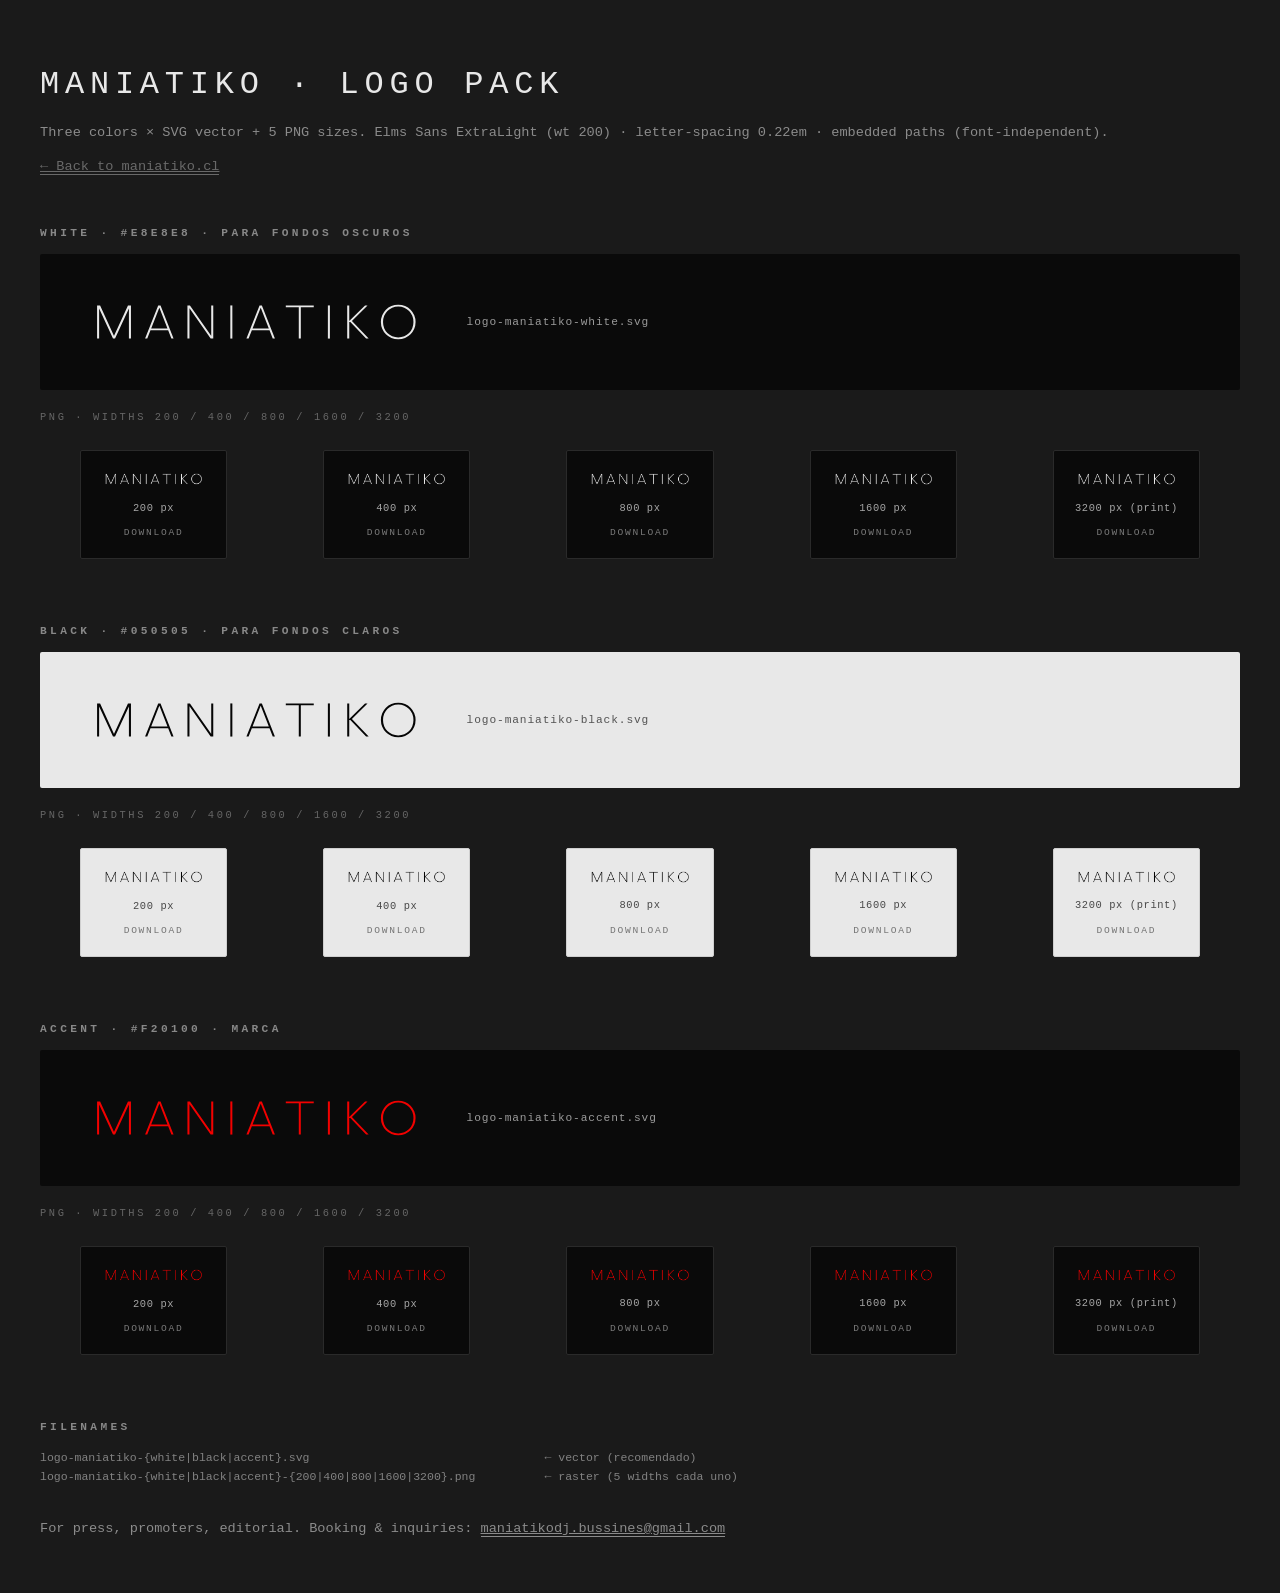
<file: public/img/logos-preview.html>
<!doctype html>
<html lang="en">
<head>
<meta charset="utf-8">
<meta name="viewport" content="width=device-width, initial-scale=1.0">
<title>Maniatiko · Logo Pack</title>
<meta name="description" content="Maniatiko logo pack — white, black, accent variants in SVG and PNG. Brand assets for press, promoters and editorial.">
<link rel="canonical" href="https://maniatiko.cl/img/logos-preview.html">
<meta name="theme-color" content="#1a1a1a">
<style>
  :root { color-scheme: dark; }
  body { background:#1a1a1a; color:#e8e8e8; font-family: ui-monospace, "SF Mono", monospace; padding:2rem; line-height:1.5; }
  h1 { font-weight:200; letter-spacing:.18em; text-transform:uppercase; margin-bottom:.5rem; }
  h2 { font-size:.7rem; letter-spacing:.3em; text-transform:uppercase; color:#888; margin-top:3rem; margin-bottom:.75rem; }
  h3 { font-size:.65rem; letter-spacing:.25em; text-transform:uppercase; color:#666; margin-top:1.25rem; margin-bottom:.5rem; font-weight:400; }
  .sub { opacity:.55; font-size:.85rem; }
  .row { display:flex; align-items:center; gap:1.5rem; padding:1.75rem; border-radius:2px; margin-bottom:.5rem; }
  .row.on-dark   { background:#0a0a0a; }
  .row.on-light  { background:#e8e8e8; color:#050505; }
  .row.on-accent { background:#0a0a0a; }
  .row img { max-height:80px; }
  .row .label { font-size:.7rem; opacity:.65; letter-spacing:.08em; white-space:nowrap; }

  .png-grid { display:grid; grid-template-columns: repeat(auto-fit, minmax(180px, 1fr)); gap:1rem; margin-top:.5rem; }
  .png-grid figure {
    background:#0a0a0a;
    border:1px solid #2a2a2a;
    border-radius:2px;
    padding:1rem;
    display:flex;
    flex-direction:column;
    align-items:center;
    gap:.6rem;
    text-decoration:none;
    color:inherit;
    transition: border-color .15s;
  }
  .png-grid figure:hover { border-color:#f20100; }
  .png-grid.on-light figure { background:#e8e8e8; border-color:#cfcfcf; color:#050505; }
  .png-grid img { max-width:100%; height:auto; }
  .png-grid figcaption { font-size:.65rem; letter-spacing:.06em; opacity:.7; }
  .png-grid a.download {
    font-size:.6rem; letter-spacing:.18em; text-transform:uppercase; opacity:.5;
    border-bottom:1px solid transparent; padding-bottom:1px;
    color:inherit; text-decoration:none;
  }
  .png-grid a.download:hover { opacity:1; color:#f20100; border-color:#f20100; }
</style>
</head>
<body>
  <h1>Maniatiko · Logo Pack</h1>
  <p class="sub">Three colors × SVG vector + 5 PNG sizes. Elms Sans ExtraLight (wt 200) · letter-spacing 0.22em · embedded paths (font-independent).</p>
  <p class="sub" style="margin-top:.5rem;"><a href="/" style="color:inherit; border-bottom:1px solid currentColor; opacity:.7;">← Back to maniatiko.cl</a></p>

  <!-- =========================================================== WHITE =========================================================== -->
  <h2>White · #e8e8e8 · para fondos oscuros</h2>
  <div class="row on-dark">
    <img src="logo-maniatiko-white.svg" alt="">
    <span class="label">logo-maniatiko-white.svg</span>
  </div>
  <h3>PNG · widths 200 / 400 / 800 / 1600 / 3200</h3>
  <div class="png-grid">
    <figure><img src="logo-maniatiko-white-200.png"  alt=""><figcaption>200 px</figcaption>  <a class="download" href="logo-maniatiko-white-200.png"  download>download</a></figure>
    <figure><img src="logo-maniatiko-white-400.png"  alt=""><figcaption>400 px</figcaption>  <a class="download" href="logo-maniatiko-white-400.png"  download>download</a></figure>
    <figure><img src="logo-maniatiko-white-800.png"  alt=""><figcaption>800 px</figcaption>  <a class="download" href="logo-maniatiko-white-800.png"  download>download</a></figure>
    <figure><img src="logo-maniatiko-white-1600.png" alt=""><figcaption>1600 px</figcaption> <a class="download" href="logo-maniatiko-white-1600.png" download>download</a></figure>
    <figure><img src="logo-maniatiko-white-3200.png" alt=""><figcaption>3200 px (print)</figcaption><a class="download" href="logo-maniatiko-white-3200.png" download>download</a></figure>
  </div>

  <!-- =========================================================== BLACK =========================================================== -->
  <h2>Black · #050505 · para fondos claros</h2>
  <div class="row on-light">
    <img src="logo-maniatiko-black.svg" alt="">
    <span class="label">logo-maniatiko-black.svg</span>
  </div>
  <h3>PNG · widths 200 / 400 / 800 / 1600 / 3200</h3>
  <div class="png-grid on-light">
    <figure><img src="logo-maniatiko-black-200.png"  alt=""><figcaption>200 px</figcaption>  <a class="download" href="logo-maniatiko-black-200.png"  download>download</a></figure>
    <figure><img src="logo-maniatiko-black-400.png"  alt=""><figcaption>400 px</figcaption>  <a class="download" href="logo-maniatiko-black-400.png"  download>download</a></figure>
    <figure><img src="logo-maniatiko-black-800.png"  alt=""><figcaption>800 px</figcaption>  <a class="download" href="logo-maniatiko-black-800.png"  download>download</a></figure>
    <figure><img src="logo-maniatiko-black-1600.png" alt=""><figcaption>1600 px</figcaption> <a class="download" href="logo-maniatiko-black-1600.png" download>download</a></figure>
    <figure><img src="logo-maniatiko-black-3200.png" alt=""><figcaption>3200 px (print)</figcaption><a class="download" href="logo-maniatiko-black-3200.png" download>download</a></figure>
  </div>

  <!-- =========================================================== ACCENT =========================================================== -->
  <h2>Accent · #f20100 · marca</h2>
  <div class="row on-accent">
    <img src="logo-maniatiko-accent.svg" alt="">
    <span class="label">logo-maniatiko-accent.svg</span>
  </div>
  <h3>PNG · widths 200 / 400 / 800 / 1600 / 3200</h3>
  <div class="png-grid">
    <figure><img src="logo-maniatiko-accent-200.png"  alt=""><figcaption>200 px</figcaption>  <a class="download" href="logo-maniatiko-accent-200.png"  download>download</a></figure>
    <figure><img src="logo-maniatiko-accent-400.png"  alt=""><figcaption>400 px</figcaption>  <a class="download" href="logo-maniatiko-accent-400.png"  download>download</a></figure>
    <figure><img src="logo-maniatiko-accent-800.png"  alt=""><figcaption>800 px</figcaption>  <a class="download" href="logo-maniatiko-accent-800.png"  download>download</a></figure>
    <figure><img src="logo-maniatiko-accent-1600.png" alt=""><figcaption>1600 px</figcaption> <a class="download" href="logo-maniatiko-accent-1600.png" download>download</a></figure>
    <figure><img src="logo-maniatiko-accent-3200.png" alt=""><figcaption>3200 px (print)</figcaption><a class="download" href="logo-maniatiko-accent-3200.png" download>download</a></figure>
  </div>

  <h2>Filenames</h2>
  <pre style="font-size:.72rem; opacity:.5; line-height:1.7;">
logo-maniatiko-{white|black|accent}.svg                                  ← vector (recomendado)
logo-maniatiko-{white|black|accent}-{200|400|800|1600|3200}.png          ← raster (5 widths cada uno)</pre>

  <p class="sub" style="margin-top:2rem;">For press, promoters, editorial. Booking & inquiries: <a href="mailto:maniatikodj.bussines@gmail.com" style="color:inherit; border-bottom:1px solid currentColor;">maniatikodj.bussines@gmail.com</a></p>
</body>
</html>
</file>
